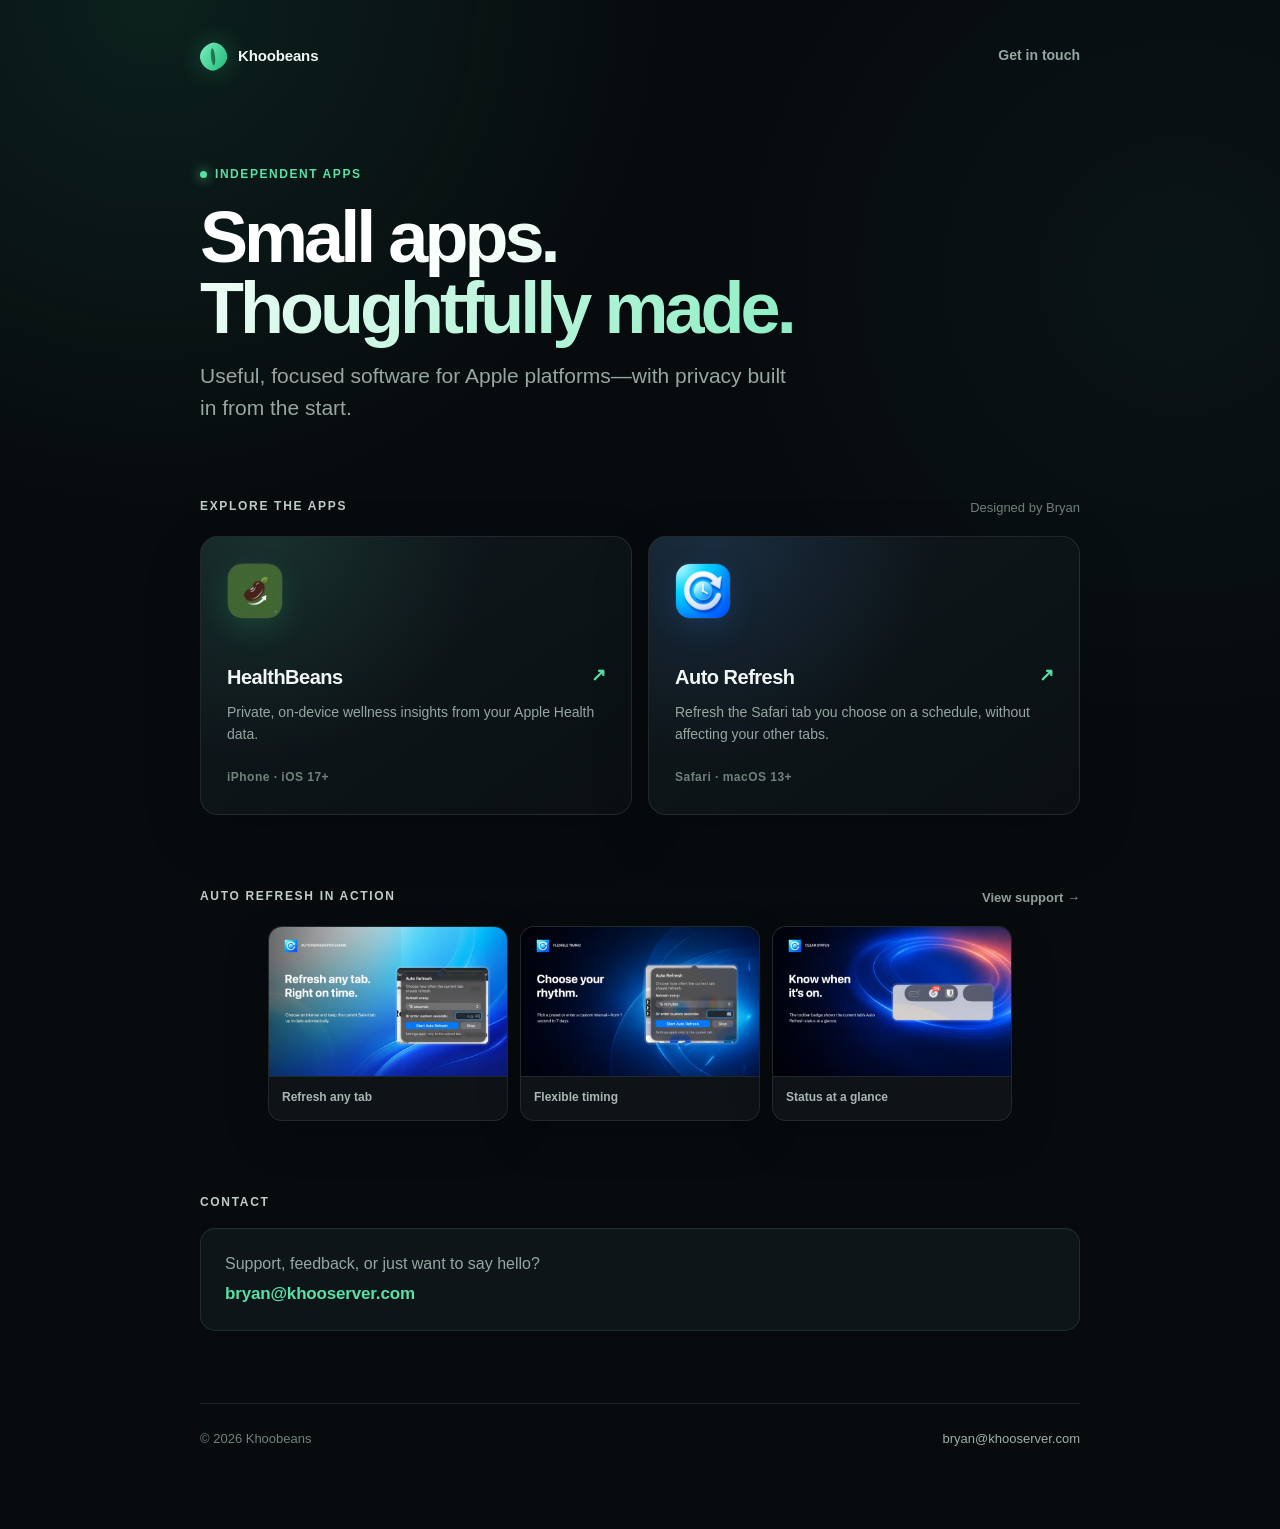
<file: index.html>
<!DOCTYPE html>
<html lang="en">
<head>
  <meta charset="UTF-8">
  <meta name="viewport" content="width=device-width, initial-scale=1">
  <title>Khoobeans</title>
  <meta name="description" content="Thoughtful, privacy-respecting apps for Apple platforms, made by Bryan.">
  <meta name="theme-color" content="#070b0e">
  <link rel="stylesheet" href="style.css?v=20260903-2">
</head>
<body class="home-page">
  <main>
    <header class="topbar">
      <a class="brand" href="./" aria-label="Khoobeans home">
        <span class="brand-mark" aria-hidden="true"></span>
        <span>Khoobeans</span>
      </a>
      <a class="topbar-link" href="mailto:bryan@khooserver.com">Get in touch</a>
    </header>

    <section class="hero">
      <p class="eyebrow">Independent apps</p>
      <h1><span class="wordmark">Small apps.<br>Thoughtfully made.</span></h1>
      <p class="subtitle">Useful, focused software for Apple platforms—with privacy built in from the start.</p>
    </section>

    <section aria-labelledby="apps-heading">
      <div class="section-heading">
        <h2 id="apps-heading">Explore the apps</h2>
        <span class="section-note">Designed by Bryan</span>
      </div>

      <div class="app-grid">
        <a class="card healthbeans" href="healthbeans/">
          <img class="app-icon" src="assets/healthbeans-icon.png" width="56" height="56" alt="" aria-hidden="true">
          <div class="card-title">HealthBeans</div>
          <div class="card-desc">Private, on-device wellness insights from your Apple Health data.</div>
          <div class="card-meta">iPhone · iOS 17+</div>
        </a>

        <a class="card auto-refresh" href="auto-refresh/">
          <img class="app-icon" src="assets/auto-refresh-icon.png" width="56" height="56" alt="" aria-hidden="true">
          <div class="card-title">Auto Refresh</div>
          <div class="card-desc">Refresh the Safari tab you choose on a schedule, without affecting your other tabs.</div>
          <div class="card-meta">Safari · macOS 13+</div>
        </a>
      </div>
    </section>

    <section class="showcase-section" aria-labelledby="showcase-heading">
      <div class="section-heading">
        <h2 id="showcase-heading">Auto Refresh in action</h2>
        <a class="section-link" href="auto-refresh/">View support →</a>
      </div>

      <div class="showcase-grid">
        <figure class="showcase-item">
          <img src="assets/auto-refresh-overview.jpg" width="1440" height="900" loading="lazy" decoding="async" alt="Auto Refresh menu open in Safari with a fifteen-second interval selected">
          <figcaption>Refresh any tab</figcaption>
        </figure>
        <figure class="showcase-item">
          <img src="assets/auto-refresh-timing.jpg" width="1440" height="900" loading="lazy" decoding="async" alt="Auto Refresh menu showing preset and custom interval controls">
          <figcaption>Flexible timing</figcaption>
        </figure>
        <figure class="showcase-item">
          <img src="assets/auto-refresh-status.jpg" width="1440" height="900" loading="lazy" decoding="async" alt="Safari toolbar showing the Auto Refresh active status badge">
          <figcaption>Status at a glance</figcaption>
        </figure>
      </div>
    </section>

    <section class="contact-section" aria-labelledby="contact-heading">
      <h2 id="contact-heading">Contact</h2>
      <div class="contact-block">
        <div class="muted">Support, feedback, or just want to say hello?</div>
        <div class="email"><a href="mailto:bryan@khooserver.com">bryan@khooserver.com</a></div>
      </div>
    </section>

    <footer>
      <div class="row">
        <span>© 2026 Khoobeans</span>
        <span><a href="mailto:bryan@khooserver.com">bryan@khooserver.com</a></span>
      </div>
    </footer>
  </main>
</body>
</html>
</file>
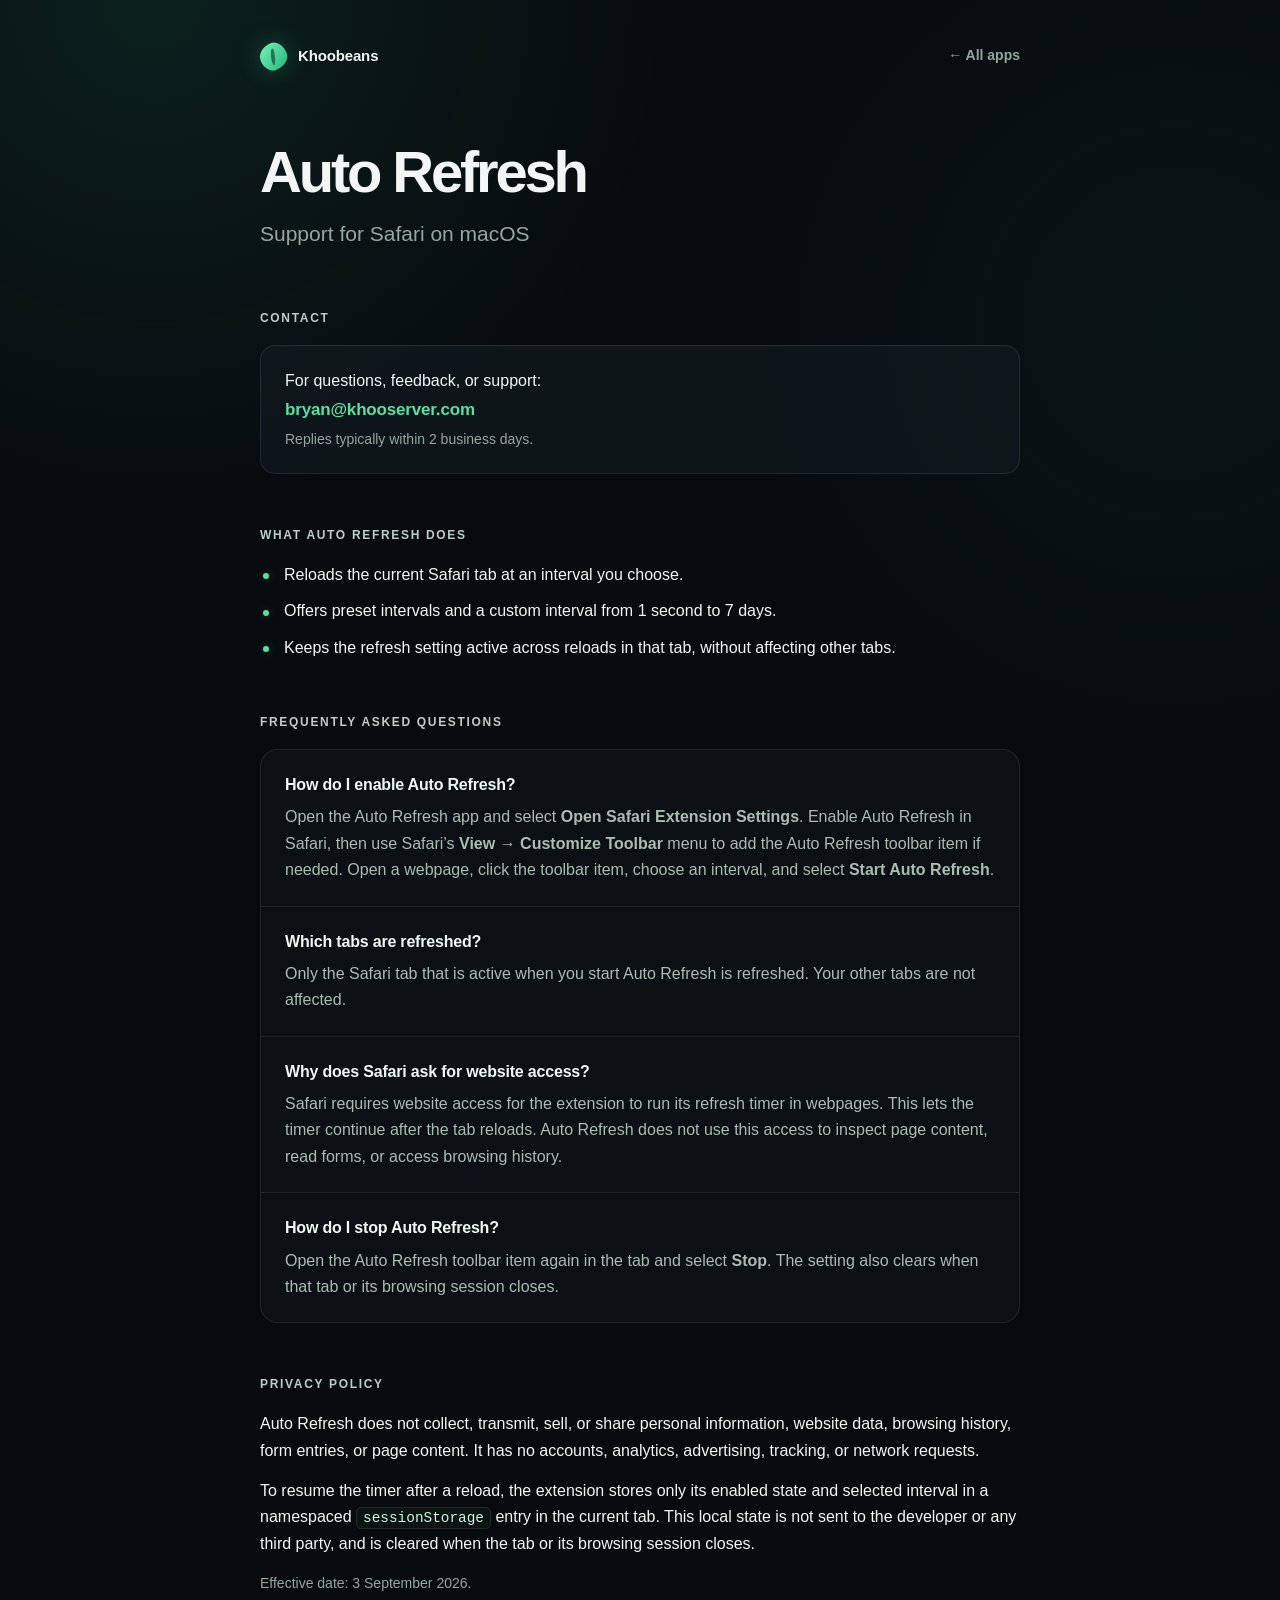
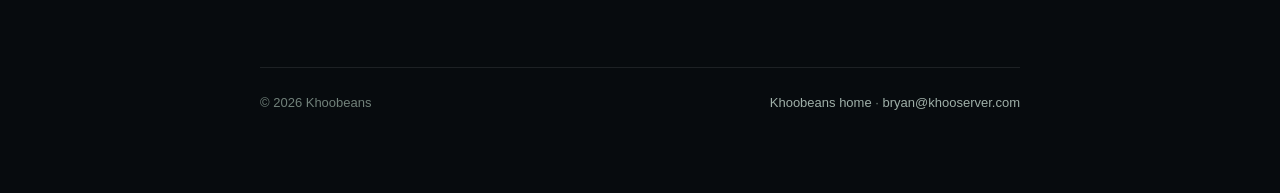
<file: auto-refresh/index.html>
<!DOCTYPE html>
<html lang="en">
<head>
  <meta charset="UTF-8">
  <meta name="viewport" content="width=device-width, initial-scale=1">
  <title>Auto Refresh for Safari — Support</title>
  <meta name="description" content="Support, FAQ, and privacy information for Auto Refresh for Safari — a local, tab-by-tab Safari refresh extension for macOS.">
  <meta name="theme-color" content="#070b0e">
  <link rel="stylesheet" href="../style.css?v=20260903-2">
</head>
<body class="support-page">
  <main>
    <header class="topbar">
      <a class="brand" href="../"><span class="brand-mark" aria-hidden="true"></span><span>Khoobeans</span></a>
      <a class="back-link" href="../">← All apps</a>
    </header>

    <h1><span class="wordmark">Auto Refresh</span></h1>
    <p class="subtitle">Support for Safari on macOS</p>

    <h2>Contact</h2>
    <div class="contact-block">
      <div>For questions, feedback, or support:</div>
      <div class="email"><a href="mailto:bryan@khooserver.com">bryan@khooserver.com</a></div>
      <div class="muted" style="font-size: 14px; margin-top: 4px;">Replies typically within 2 business days.</div>
    </div>

    <h2>What Auto Refresh does</h2>
    <ul>
      <li>Reloads the current Safari tab at an interval you choose.</li>
      <li>Offers preset intervals and a custom interval from 1 second to 7 days.</li>
      <li>Keeps the refresh setting active across reloads in that tab, without affecting other tabs.</li>
    </ul>

    <h2>Frequently asked questions</h2>

    <div class="faq-list">
      <div class="faq-item">
      <div class="faq-q">How do I enable Auto Refresh?</div>
      <p class="faq-a">
        Open the Auto Refresh app and select <strong>Open Safari Extension Settings</strong>. Enable Auto Refresh in
        Safari, then use Safari’s <strong>View → Customize Toolbar</strong> menu to add the Auto Refresh toolbar item
        if needed. Open a webpage, click the toolbar item, choose an interval, and select <strong>Start Auto Refresh</strong>.
      </p>
      </div>

      <div class="faq-item">
      <div class="faq-q">Which tabs are refreshed?</div>
      <p class="faq-a">
        Only the Safari tab that is active when you start Auto Refresh is refreshed. Your other tabs are not affected.
      </p>
      </div>

      <div class="faq-item">
      <div class="faq-q">Why does Safari ask for website access?</div>
      <p class="faq-a">
        Safari requires website access for the extension to run its refresh timer in webpages. This lets the timer
        continue after the tab reloads. Auto Refresh does not use this access to inspect page content, read forms,
        or access browsing history.
      </p>
      </div>

      <div class="faq-item">
      <div class="faq-q">How do I stop Auto Refresh?</div>
      <p class="faq-a">
        Open the Auto Refresh toolbar item again in the tab and select <strong>Stop</strong>. The setting also clears
        when that tab or its browsing session closes.
      </p>
      </div>
    </div>

    <h2>Privacy policy</h2>
    <p>
      Auto Refresh does not collect, transmit, sell, or share personal information, website data, browsing history,
      form entries, or page content. It has no accounts, analytics, advertising, tracking, or network requests.
    </p>
    <p>
      To resume the timer after a reload, the extension stores only its enabled state and selected interval in a
      namespaced <code>sessionStorage</code> entry in the current tab. This local state is not sent to the developer
      or any third party, and is cleared when the tab or its browsing session closes.
    </p>
    <p class="muted" style="font-size: 14px;">Effective date: 3 September 2026.</p>

    <footer>
      <div class="row">
        <span>© 2026 Khoobeans</span>
        <span><a href="../">Khoobeans home</a> · <a href="mailto:bryan@khooserver.com">bryan@khooserver.com</a></span>
      </div>
    </footer>
  </main>
</body>
</html>
</file>
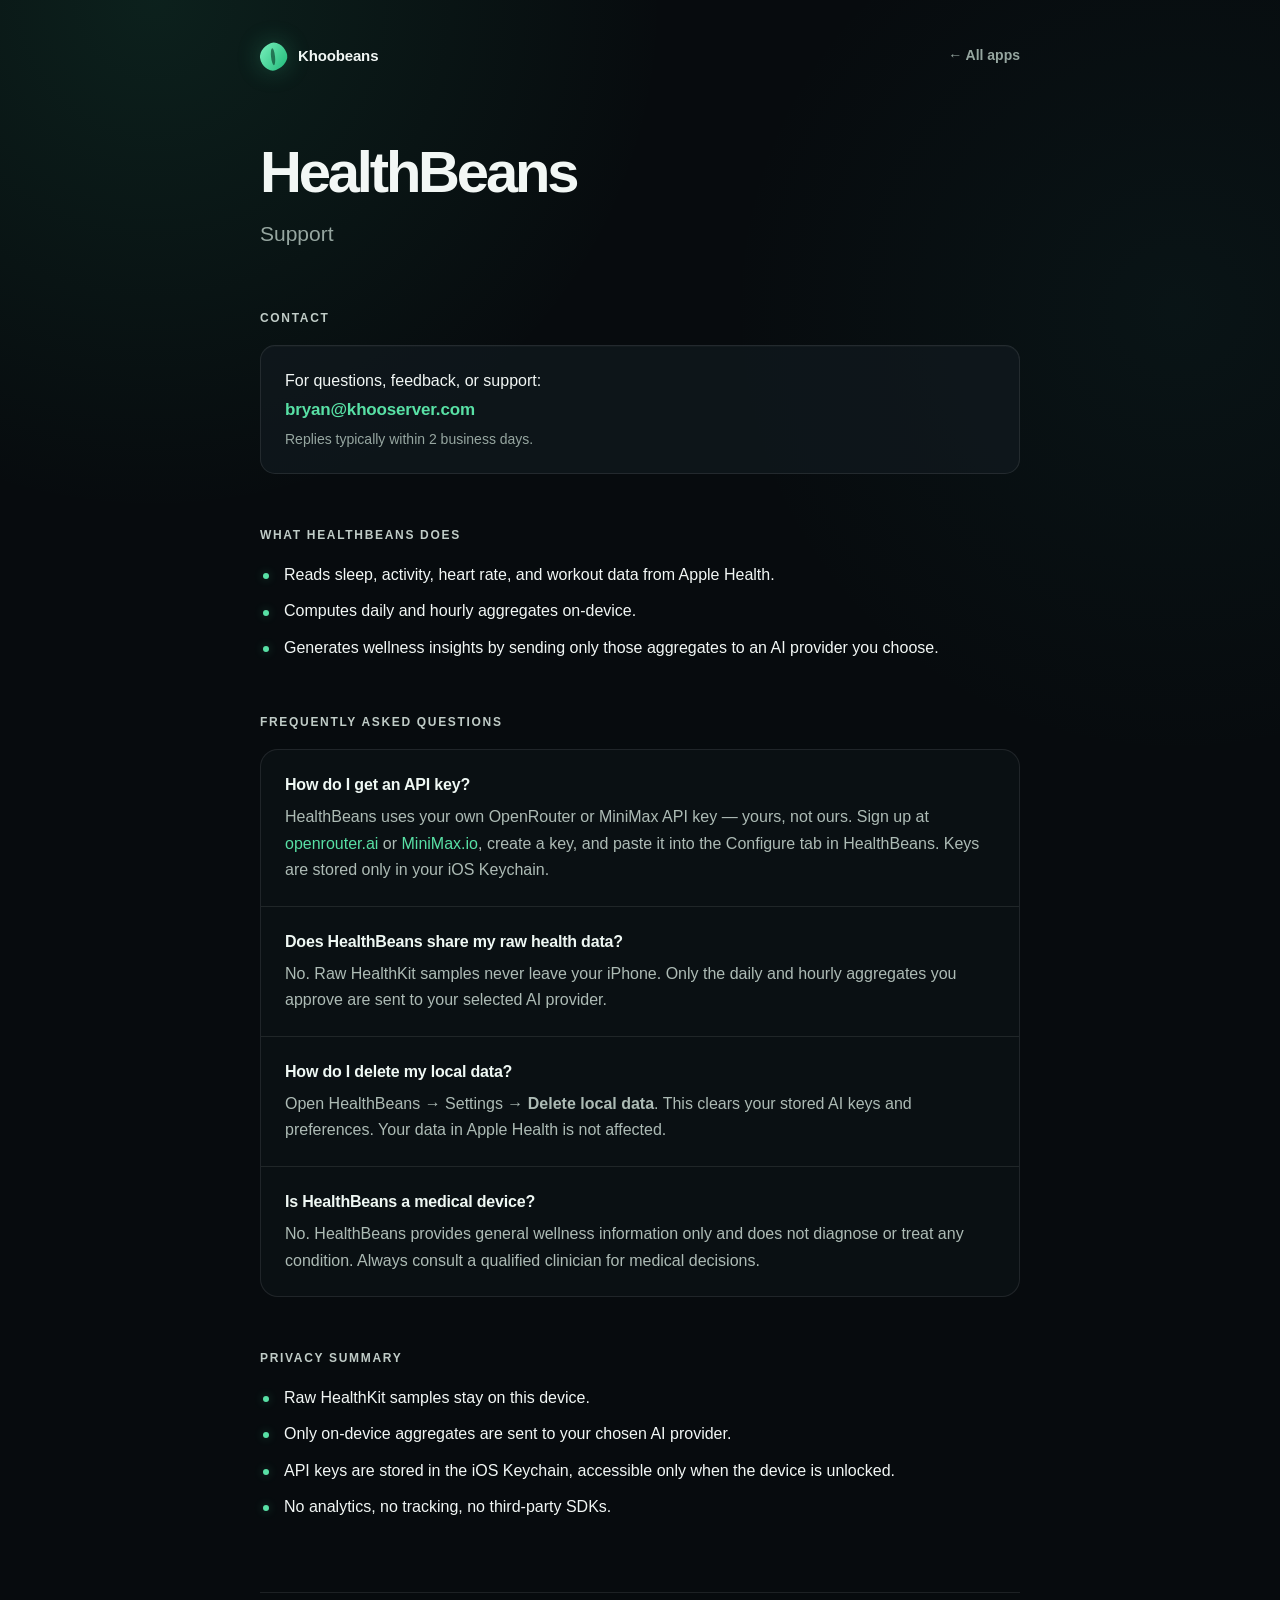
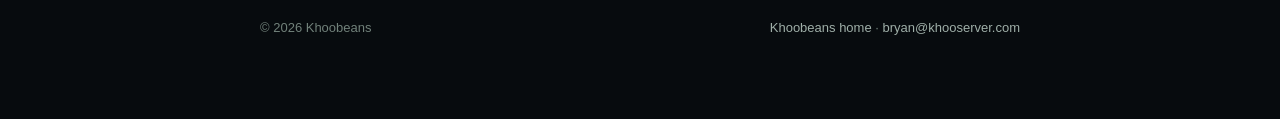
<file: healthbeans/index.html>
<!DOCTYPE html>
<html lang="en">
<head>
  <meta charset="UTF-8">
  <meta name="viewport" content="width=device-width, initial-scale=1">
  <title>HealthBeans — Support</title>
  <meta name="description" content="Support, FAQ, and privacy information for HealthBeans — a privacy-first Apple Health insights app.">
  <meta name="theme-color" content="#070b0e">
  <link rel="stylesheet" href="../style.css?v=20260903-2">
</head>
<body class="support-page">
  <main>
    <header class="topbar">
      <a class="brand" href="../"><span class="brand-mark" aria-hidden="true"></span><span>Khoobeans</span></a>
      <a class="back-link" href="../">← All apps</a>
    </header>

    <h1><span class="wordmark">HealthBeans</span></h1>
    <p class="subtitle">Support</p>

    <h2>Contact</h2>
    <div class="contact-block">
      <div>For questions, feedback, or support:</div>
      <div class="email"><a href="mailto:bryan@khooserver.com">bryan@khooserver.com</a></div>
      <div class="muted" style="font-size: 14px; margin-top: 4px;">Replies typically within 2 business days.</div>
    </div>

    <h2>What HealthBeans does</h2>
    <ul>
      <li>Reads sleep, activity, heart rate, and workout data from Apple Health.</li>
      <li>Computes daily and hourly aggregates on-device.</li>
      <li>Generates wellness insights by sending only those aggregates to an AI provider you choose.</li>
    </ul>

    <h2>Frequently asked questions</h2>

    <div class="faq-list">
      <div class="faq-item">
      <div class="faq-q">How do I get an API key?</div>
      <p class="faq-a">
        HealthBeans uses your own OpenRouter or MiniMax API key — yours, not ours.
        Sign up at <a href="https://openrouter.ai/" target="_blank" rel="noopener noreferrer">openrouter.ai</a>
        or <a href="https://MiniMax.io/" target="_blank" rel="noopener noreferrer">MiniMax.io</a>,
        create a key, and paste it into the Configure tab in HealthBeans. Keys are stored only in your iOS Keychain.
      </p>
      </div>

      <div class="faq-item">
      <div class="faq-q">Does HealthBeans share my raw health data?</div>
      <p class="faq-a">
        No. Raw HealthKit samples never leave your iPhone. Only the daily and hourly aggregates you approve are
        sent to your selected AI provider.
      </p>
      </div>

      <div class="faq-item">
      <div class="faq-q">How do I delete my local data?</div>
      <p class="faq-a">
        Open HealthBeans → Settings → <strong>Delete local data</strong>. This clears your stored AI keys and
        preferences. Your data in Apple Health is not affected.
      </p>
      </div>

      <div class="faq-item">
      <div class="faq-q">Is HealthBeans a medical device?</div>
      <p class="faq-a">
        No. HealthBeans provides general wellness information only and does not diagnose or treat any condition.
        Always consult a qualified clinician for medical decisions.
      </p>
      </div>
    </div>

    <h2>Privacy summary</h2>
    <ul>
      <li>Raw HealthKit samples stay on this device.</li>
      <li>Only on-device aggregates are sent to your chosen AI provider.</li>
      <li>API keys are stored in the iOS Keychain, accessible only when the device is unlocked.</li>
      <li>No analytics, no tracking, no third-party SDKs.</li>
    </ul>

    <footer>
      <div class="row">
        <span>© 2026 Khoobeans</span>
        <span><a href="../">Khoobeans home</a> · <a href="mailto:bryan@khooserver.com">bryan@khooserver.com</a></span>
      </div>
    </footer>
  </main>
</body>
</html>
</file>
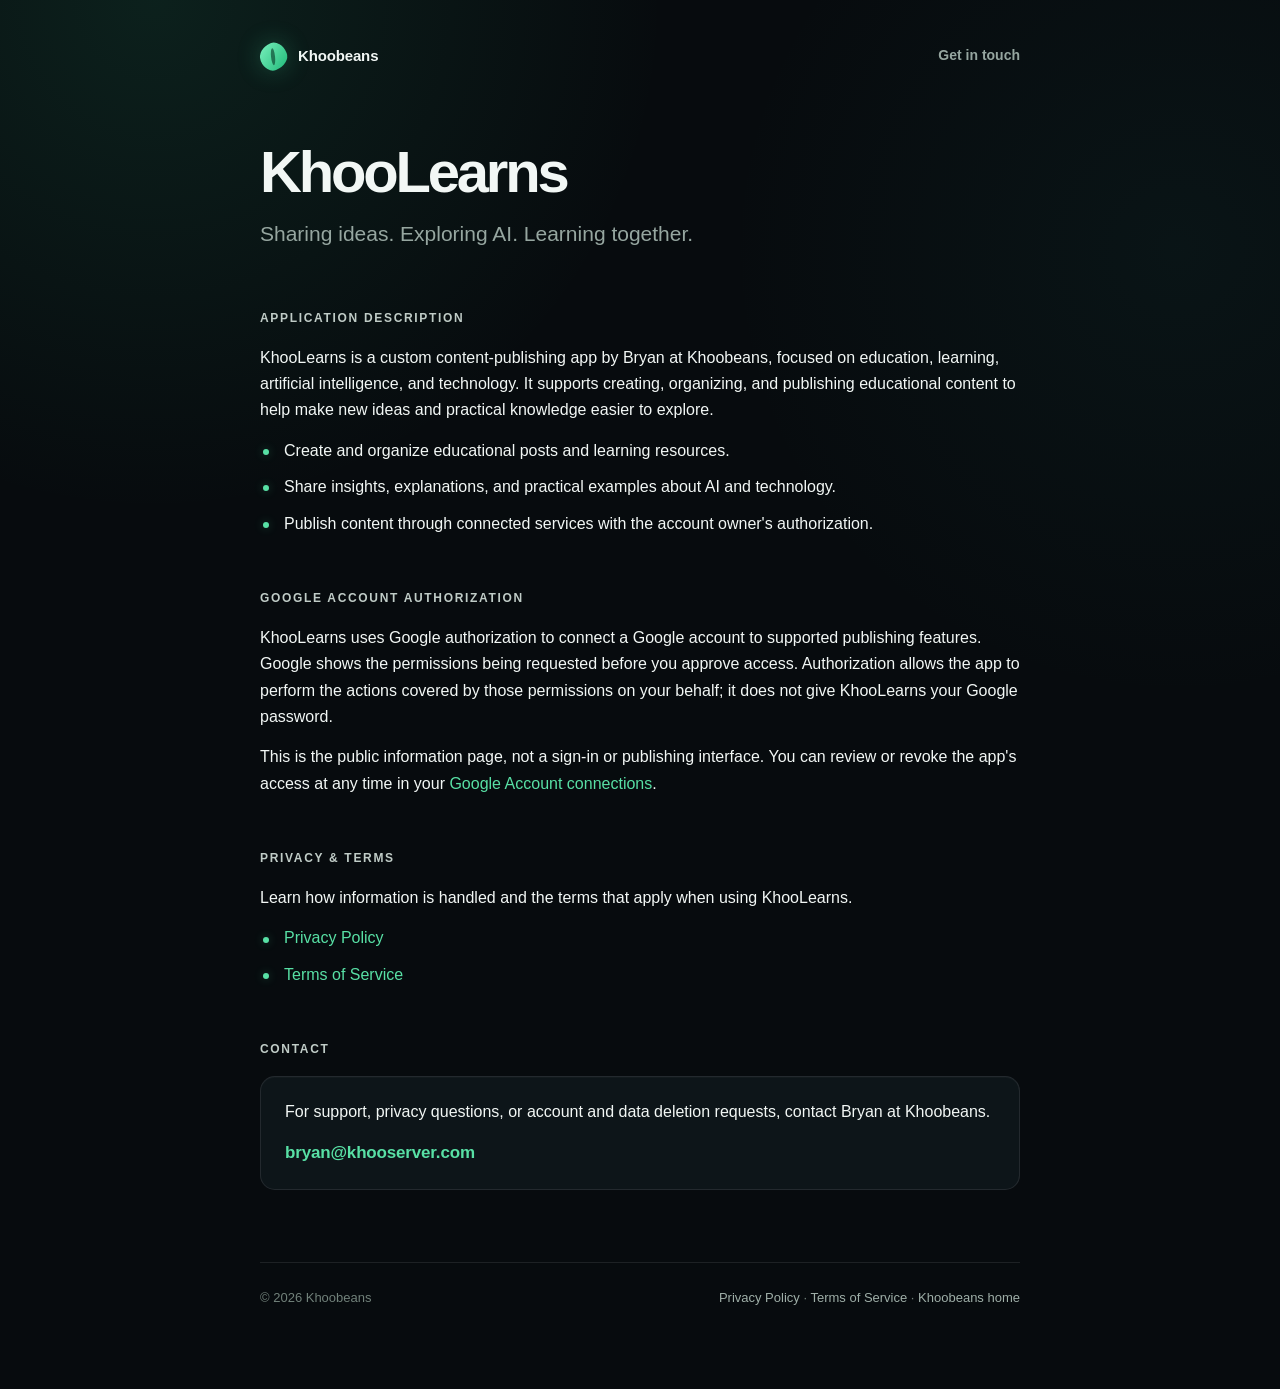
<file: khoolearns/index.html>
<!DOCTYPE html>
<html lang="en">
<head>
  <meta charset="UTF-8">
  <meta name="viewport" content="width=device-width, initial-scale=1">
  <title>KhooLearns — Education, Learning &amp; AI</title>
  <meta name="description" content="KhooLearns is a custom app by Khoobeans for creating and publishing educational content about learning, artificial intelligence, and technology.">
  <meta name="theme-color" content="#070b0e">
  <link rel="canonical" href="https://khoobeans.com/khoolearns/">
  <link rel="stylesheet" href="../style.css?v=20260903-2">
</head>
<body class="support-page">
  <main>
    <header class="topbar">
      <a class="brand" href="../"><span class="brand-mark" aria-hidden="true"></span><span>Khoobeans</span></a>
      <a class="topbar-link" href="mailto:bryan@khooserver.com">Get in touch</a>
    </header>

    <h1><span class="wordmark">KhooLearns</span></h1>
    <p class="subtitle">Sharing ideas. Exploring AI. Learning together.</p>

    <section aria-labelledby="about-heading">
      <h2 id="about-heading">Application description</h2>
      <p>KhooLearns is a custom content-publishing app by Bryan at Khoobeans, focused on education, learning, artificial intelligence, and technology. It supports creating, organizing, and publishing educational content to help make new ideas and practical knowledge easier to explore.</p>
      <ul>
        <li>Create and organize educational posts and learning resources.</li>
        <li>Share insights, explanations, and practical examples about AI and technology.</li>
        <li>Publish content through connected services with the account owner's authorization.</li>
      </ul>
    </section>

    <section aria-labelledby="google-heading">
      <h2 id="google-heading">Google account authorization</h2>
      <p>KhooLearns uses Google authorization to connect a Google account to supported publishing features. Google shows the permissions being requested before you approve access. Authorization allows the app to perform the actions covered by those permissions on your behalf; it does not give KhooLearns your Google password.</p>
      <p>This is the public information page, not a sign-in or publishing interface. You can review or revoke the app's access at any time in your <a href="https://myaccount.google.com/connections">Google Account connections</a>.</p>
    </section>

    <section aria-labelledby="policies-heading">
      <h2 id="policies-heading">Privacy &amp; terms</h2>
      <p>Learn how information is handled and the terms that apply when using KhooLearns.</p>
      <ul>
        <li><a href="privacy/">Privacy Policy</a></li>
        <li><a href="terms/">Terms of Service</a></li>
      </ul>
    </section>

    <section aria-labelledby="contact-heading">
      <h2 id="contact-heading">Contact</h2>
      <div class="contact-block">
        <p>For support, privacy questions, or account and data deletion requests, contact Bryan at Khoobeans.</p>
        <div class="email"><a href="mailto:bryan@khooserver.com">bryan@khooserver.com</a></div>
      </div>
    </section>

    <footer>
      <div class="row">
        <span>© 2026 Khoobeans</span>
        <span><a href="privacy/">Privacy Policy</a> · <a href="terms/">Terms of Service</a> · <a href="../">Khoobeans home</a></span>
      </div>
    </footer>
  </main>
</body>
</html>
</file>
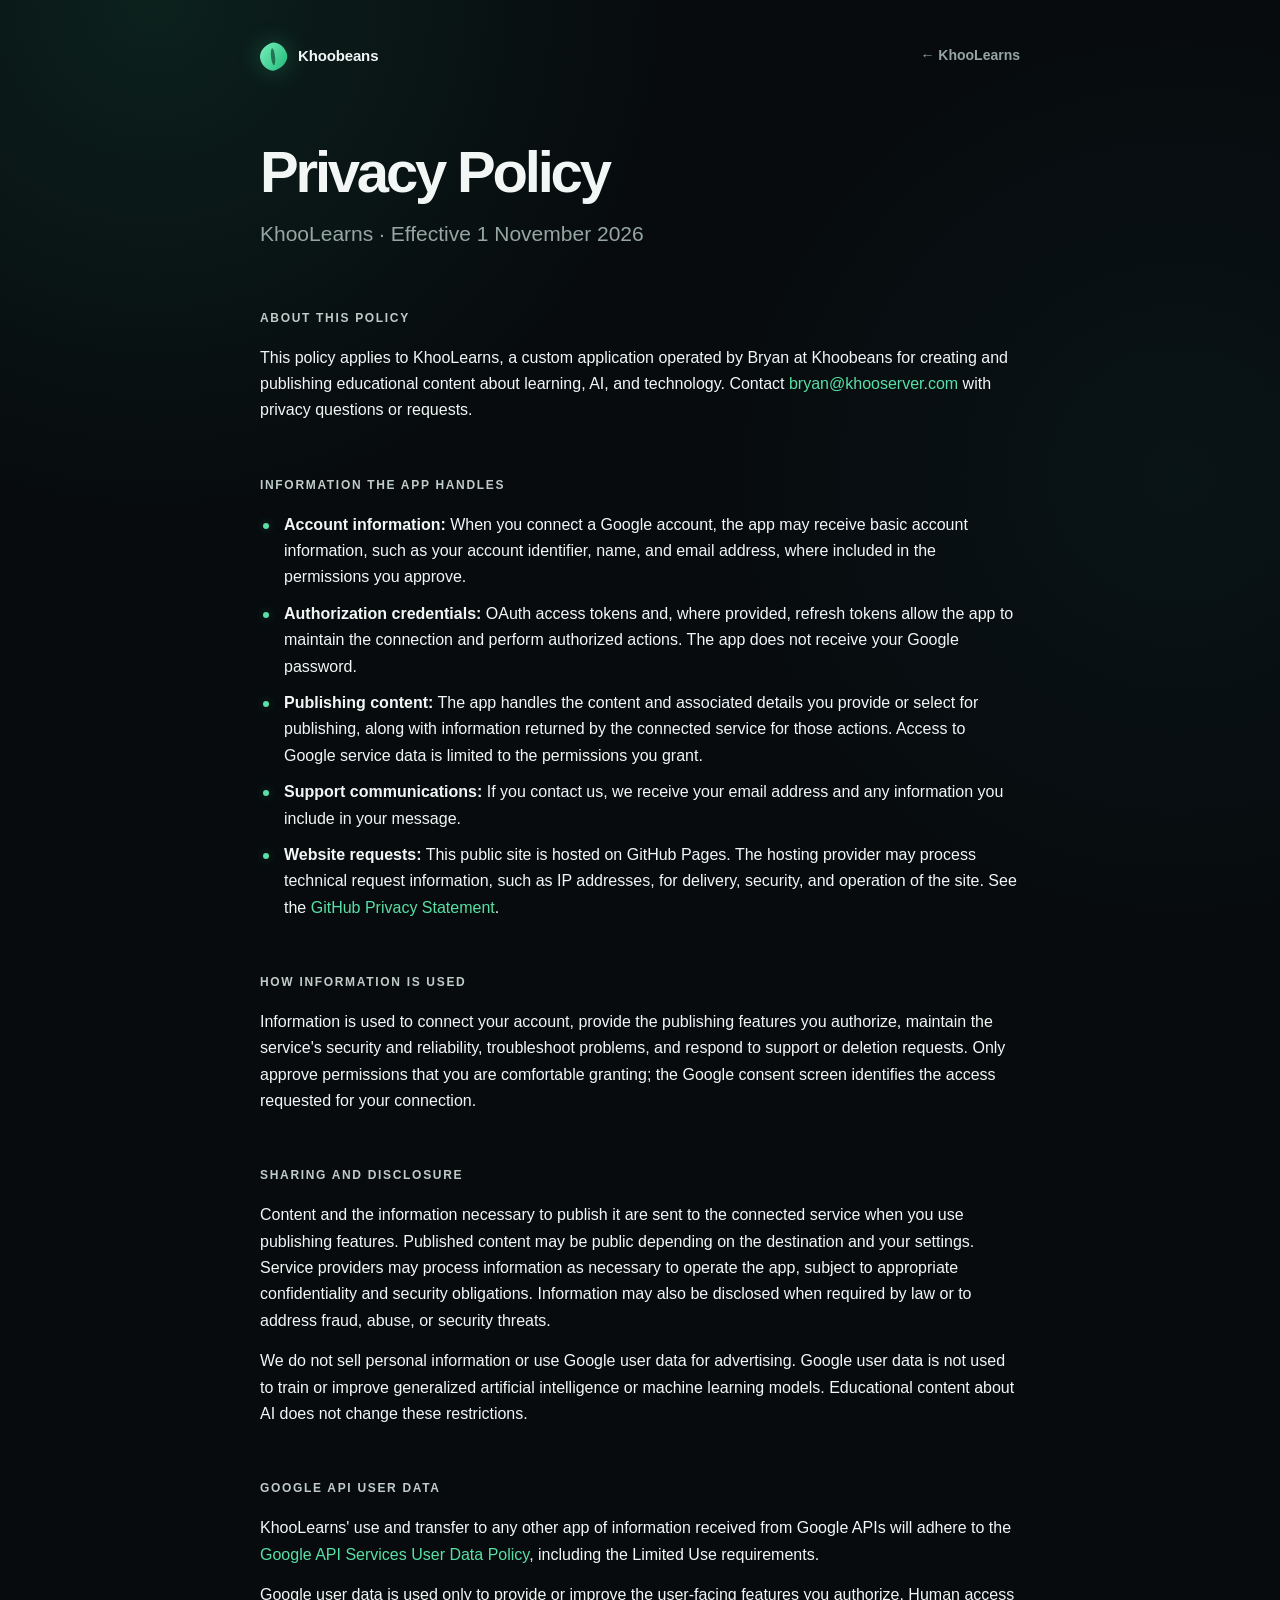
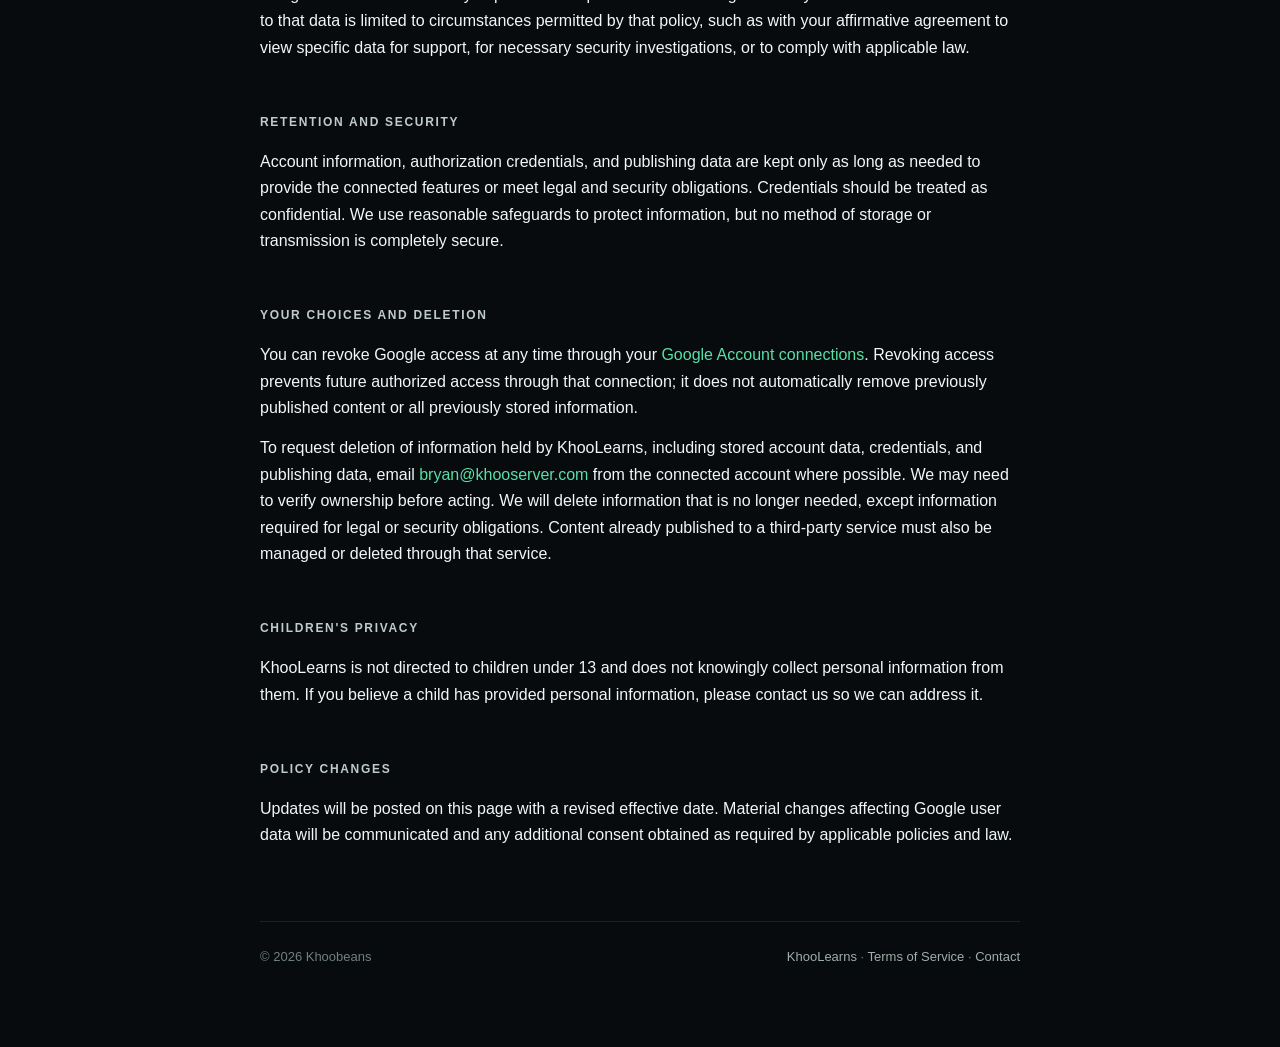
<file: khoolearns/privacy/index.html>
<!DOCTYPE html>
<html lang="en">
<head>
  <meta charset="UTF-8">
  <meta name="viewport" content="width=device-width, initial-scale=1">
  <title>KhooLearns — Privacy Policy</title>
  <meta name="description" content="How KhooLearns handles personal information, Google account authorization, publishing content, and data deletion requests.">
  <meta name="theme-color" content="#070b0e">
  <link rel="canonical" href="https://khoobeans.com/khoolearns/privacy/">
  <link rel="stylesheet" href="../../style.css?v=20260903-2">
</head>
<body class="support-page">
  <main>
    <header class="topbar">
      <a class="brand" href="../../"><span class="brand-mark" aria-hidden="true"></span><span>Khoobeans</span></a>
      <a class="back-link" href="../">← KhooLearns</a>
    </header>

    <h1><span class="wordmark">Privacy Policy</span></h1>
    <p class="subtitle">KhooLearns · Effective 1 November 2026</p>

    <h2>About this policy</h2>
    <p>This policy applies to KhooLearns, a custom application operated by Bryan at Khoobeans for creating and publishing educational content about learning, AI, and technology. Contact <a href="mailto:bryan@khooserver.com">bryan@khooserver.com</a> with privacy questions or requests.</p>

    <h2>Information the app handles</h2>
    <ul>
      <li><strong>Account information:</strong> When you connect a Google account, the app may receive basic account information, such as your account identifier, name, and email address, where included in the permissions you approve.</li>
      <li><strong>Authorization credentials:</strong> OAuth access tokens and, where provided, refresh tokens allow the app to maintain the connection and perform authorized actions. The app does not receive your Google password.</li>
      <li><strong>Publishing content:</strong> The app handles the content and associated details you provide or select for publishing, along with information returned by the connected service for those actions. Access to Google service data is limited to the permissions you grant.</li>
      <li><strong>Support communications:</strong> If you contact us, we receive your email address and any information you include in your message.</li>
      <li><strong>Website requests:</strong> This public site is hosted on GitHub Pages. The hosting provider may process technical request information, such as IP addresses, for delivery, security, and operation of the site. See the <a href="https://docs.github.com/en/site-policy/privacy-policies/github-general-privacy-statement">GitHub Privacy Statement</a>.</li>
    </ul>

    <h2>How information is used</h2>
    <p>Information is used to connect your account, provide the publishing features you authorize, maintain the service's security and reliability, troubleshoot problems, and respond to support or deletion requests. Only approve permissions that you are comfortable granting; the Google consent screen identifies the access requested for your connection.</p>

    <h2>Sharing and disclosure</h2>
    <p>Content and the information necessary to publish it are sent to the connected service when you use publishing features. Published content may be public depending on the destination and your settings. Service providers may process information as necessary to operate the app, subject to appropriate confidentiality and security obligations. Information may also be disclosed when required by law or to address fraud, abuse, or security threats.</p>
    <p>We do not sell personal information or use Google user data for advertising. Google user data is not used to train or improve generalized artificial intelligence or machine learning models. Educational content about AI does not change these restrictions.</p>

    <h2>Google API user data</h2>
    <p>KhooLearns' use and transfer to any other app of information received from Google APIs will adhere to the <a href="https://developers.google.com/terms/api-services-user-data-policy">Google API Services User Data Policy</a>, including the Limited Use requirements.</p>
    <p>Google user data is used only to provide or improve the user-facing features you authorize. Human access to that data is limited to circumstances permitted by that policy, such as with your affirmative agreement to view specific data for support, for necessary security investigations, or to comply with applicable law.</p>

    <h2>Retention and security</h2>
    <p>Account information, authorization credentials, and publishing data are kept only as long as needed to provide the connected features or meet legal and security obligations. Credentials should be treated as confidential. We use reasonable safeguards to protect information, but no method of storage or transmission is completely secure.</p>

    <h2>Your choices and deletion</h2>
    <p>You can revoke Google access at any time through your <a href="https://myaccount.google.com/connections">Google Account connections</a>. Revoking access prevents future authorized access through that connection; it does not automatically remove previously published content or all previously stored information.</p>
    <p>To request deletion of information held by KhooLearns, including stored account data, credentials, and publishing data, email <a href="mailto:bryan@khooserver.com">bryan@khooserver.com</a> from the connected account where possible. We may need to verify ownership before acting. We will delete information that is no longer needed, except information required for legal or security obligations. Content already published to a third-party service must also be managed or deleted through that service.</p>

    <h2>Children's privacy</h2>
    <p>KhooLearns is not directed to children under 13 and does not knowingly collect personal information from them. If you believe a child has provided personal information, please contact us so we can address it.</p>

    <h2>Policy changes</h2>
    <p>Updates will be posted on this page with a revised effective date. Material changes affecting Google user data will be communicated and any additional consent obtained as required by applicable policies and law.</p>

    <footer>
      <div class="row">
        <span>© 2026 Khoobeans</span>
        <span><a href="../">KhooLearns</a> · <a href="../terms/">Terms of Service</a> · <a href="mailto:bryan@khooserver.com">Contact</a></span>
      </div>
    </footer>
  </main>
</body>
</html>
</file>
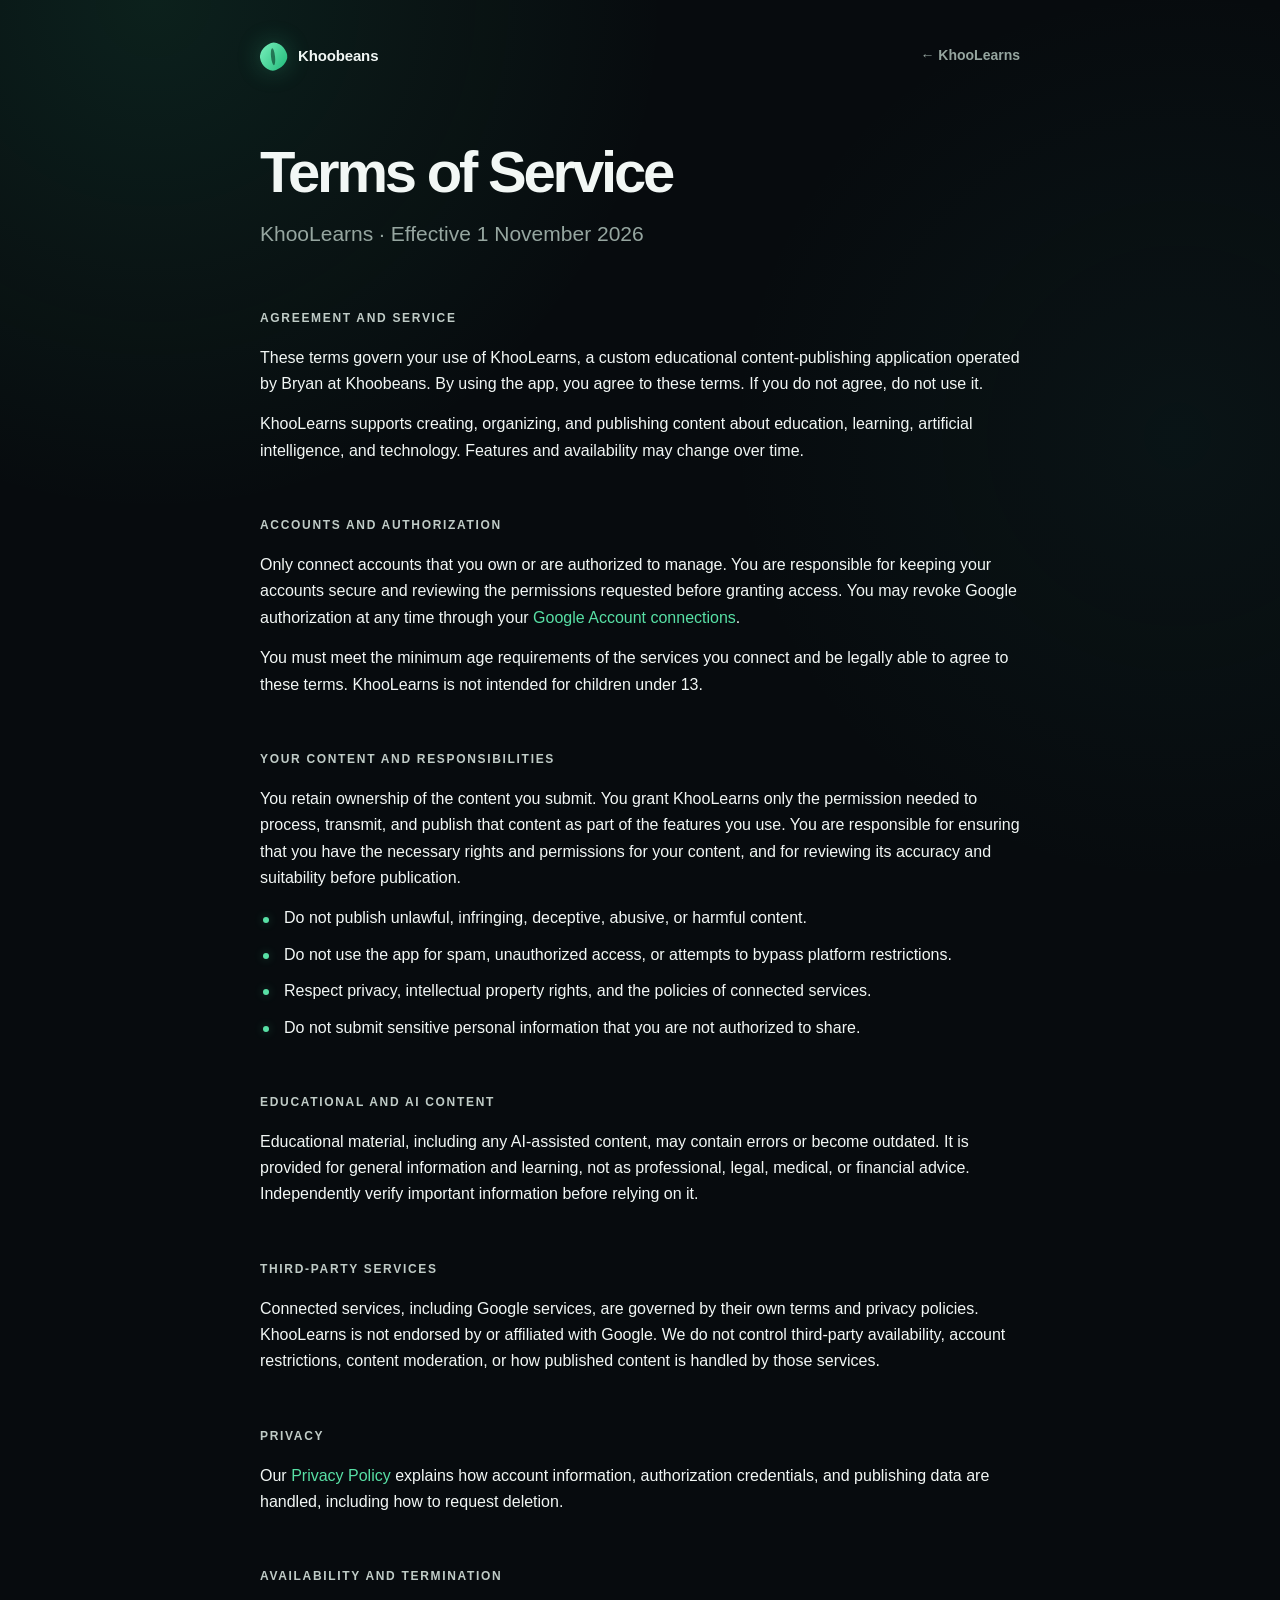
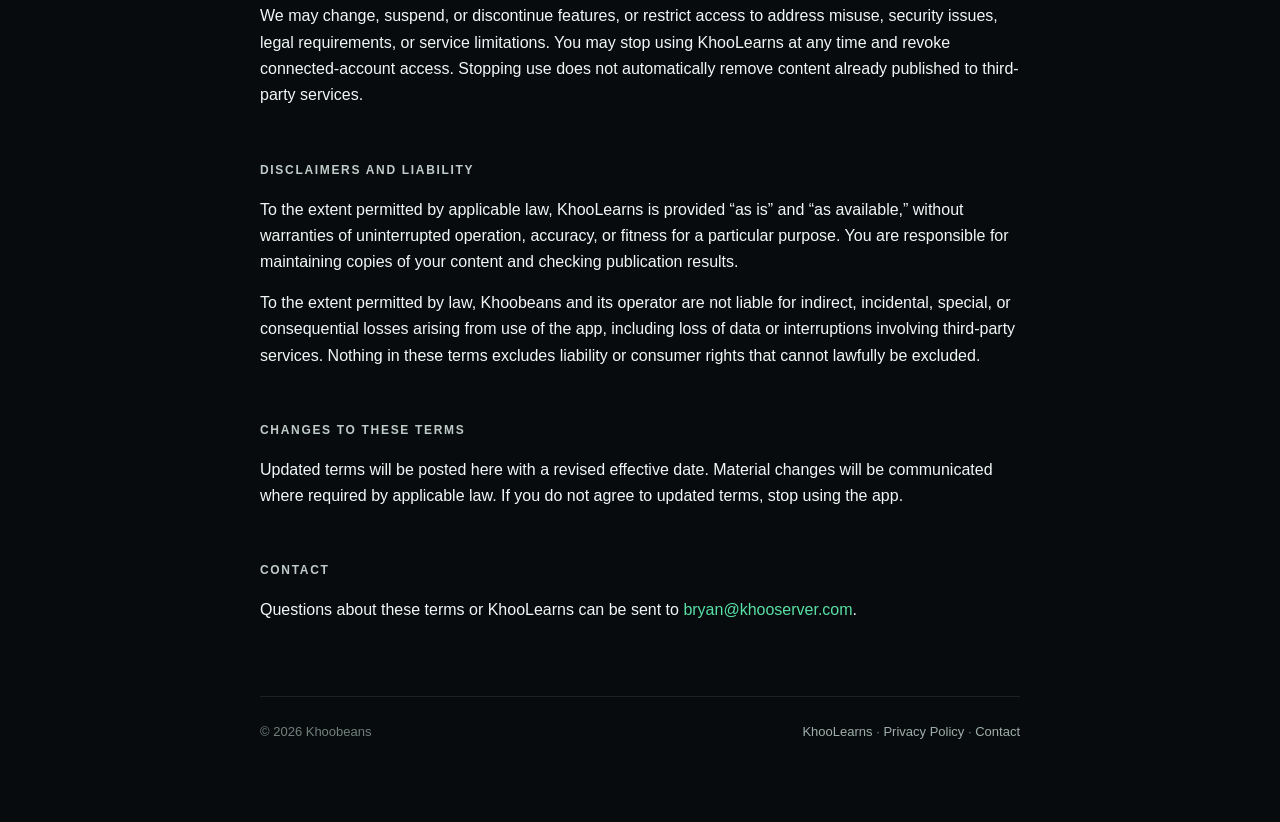
<file: khoolearns/terms/index.html>
<!DOCTYPE html>
<html lang="en">
<head>
  <meta charset="UTF-8">
  <meta name="viewport" content="width=device-width, initial-scale=1">
  <title>KhooLearns — Terms of Service</title>
  <meta name="description" content="Terms of Service for KhooLearns, an educational content-publishing app by Khoobeans.">
  <meta name="theme-color" content="#070b0e">
  <link rel="canonical" href="https://khoobeans.com/khoolearns/terms/">
  <link rel="stylesheet" href="../../style.css?v=20260903-2">
</head>
<body class="support-page">
  <main>
    <header class="topbar">
      <a class="brand" href="../../"><span class="brand-mark" aria-hidden="true"></span><span>Khoobeans</span></a>
      <a class="back-link" href="../">← KhooLearns</a>
    </header>

    <h1><span class="wordmark">Terms of Service</span></h1>
    <p class="subtitle">KhooLearns · Effective 1 November 2026</p>

    <h2>Agreement and service</h2>
    <p>These terms govern your use of KhooLearns, a custom educational content-publishing application operated by Bryan at Khoobeans. By using the app, you agree to these terms. If you do not agree, do not use it.</p>
    <p>KhooLearns supports creating, organizing, and publishing content about education, learning, artificial intelligence, and technology. Features and availability may change over time.</p>

    <h2>Accounts and authorization</h2>
    <p>Only connect accounts that you own or are authorized to manage. You are responsible for keeping your accounts secure and reviewing the permissions requested before granting access. You may revoke Google authorization at any time through your <a href="https://myaccount.google.com/connections">Google Account connections</a>.</p>
    <p>You must meet the minimum age requirements of the services you connect and be legally able to agree to these terms. KhooLearns is not intended for children under 13.</p>

    <h2>Your content and responsibilities</h2>
    <p>You retain ownership of the content you submit. You grant KhooLearns only the permission needed to process, transmit, and publish that content as part of the features you use. You are responsible for ensuring that you have the necessary rights and permissions for your content, and for reviewing its accuracy and suitability before publication.</p>
    <ul>
      <li>Do not publish unlawful, infringing, deceptive, abusive, or harmful content.</li>
      <li>Do not use the app for spam, unauthorized access, or attempts to bypass platform restrictions.</li>
      <li>Respect privacy, intellectual property rights, and the policies of connected services.</li>
      <li>Do not submit sensitive personal information that you are not authorized to share.</li>
    </ul>

    <h2>Educational and AI content</h2>
    <p>Educational material, including any AI-assisted content, may contain errors or become outdated. It is provided for general information and learning, not as professional, legal, medical, or financial advice. Independently verify important information before relying on it.</p>

    <h2>Third-party services</h2>
    <p>Connected services, including Google services, are governed by their own terms and privacy policies. KhooLearns is not endorsed by or affiliated with Google. We do not control third-party availability, account restrictions, content moderation, or how published content is handled by those services.</p>

    <h2>Privacy</h2>
    <p>Our <a href="../privacy/">Privacy Policy</a> explains how account information, authorization credentials, and publishing data are handled, including how to request deletion.</p>

    <h2>Availability and termination</h2>
    <p>We may change, suspend, or discontinue features, or restrict access to address misuse, security issues, legal requirements, or service limitations. You may stop using KhooLearns at any time and revoke connected-account access. Stopping use does not automatically remove content already published to third-party services.</p>

    <h2>Disclaimers and liability</h2>
    <p>To the extent permitted by applicable law, KhooLearns is provided “as is” and “as available,” without warranties of uninterrupted operation, accuracy, or fitness for a particular purpose. You are responsible for maintaining copies of your content and checking publication results.</p>
    <p>To the extent permitted by law, Khoobeans and its operator are not liable for indirect, incidental, special, or consequential losses arising from use of the app, including loss of data or interruptions involving third-party services. Nothing in these terms excludes liability or consumer rights that cannot lawfully be excluded.</p>

    <h2>Changes to these terms</h2>
    <p>Updated terms will be posted here with a revised effective date. Material changes will be communicated where required by applicable law. If you do not agree to updated terms, stop using the app.</p>

    <h2>Contact</h2>
    <p>Questions about these terms or KhooLearns can be sent to <a href="mailto:bryan@khooserver.com">bryan@khooserver.com</a>.</p>

    <footer>
      <div class="row">
        <span>© 2026 Khoobeans</span>
        <span><a href="../">KhooLearns</a> · <a href="../privacy/">Privacy Policy</a> · <a href="mailto:bryan@khooserver.com">Contact</a></span>
      </div>
    </footer>
  </main>
</body>
</html>
</file>
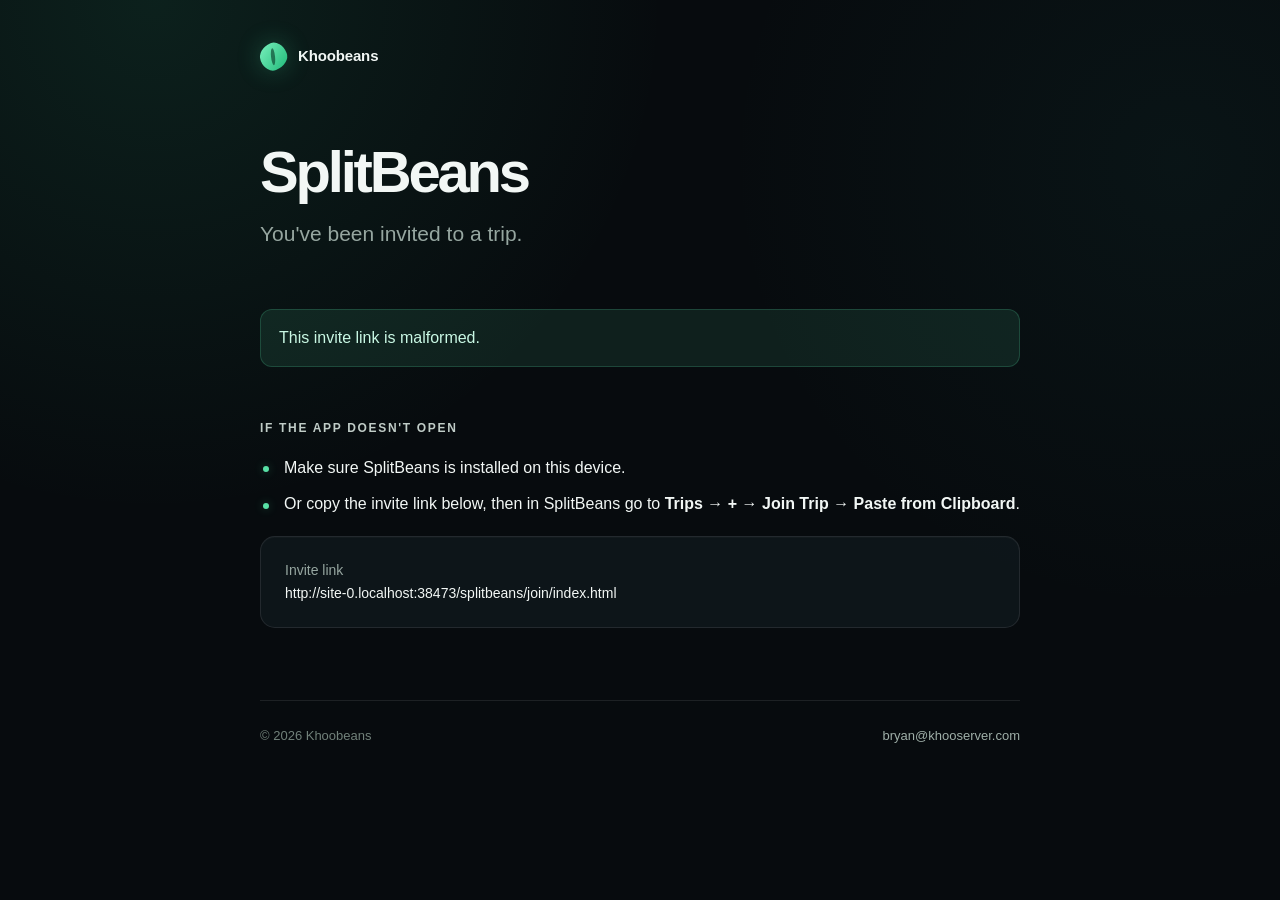
<file: splitbeans/join/index.html>
<!DOCTYPE html>
<html lang="en">
<head>
  <meta charset="UTF-8">
  <meta name="viewport" content="width=device-width, initial-scale=1">
  <title>Join a SplitBeans trip</title>
  <meta name="description" content="Open this SplitBeans trip invite in the app.">
  <meta name="theme-color" content="#070b0e">
  <link rel="stylesheet" href="../../style.css?v=20260903-2">
</head>
<body class="support-page">
  <main>
    <header class="topbar">
      <a class="brand" href="../../"><span class="brand-mark" aria-hidden="true"></span><span>Khoobeans</span></a>
    </header>
    <h1><span class="wordmark">SplitBeans</span></h1>
    <p class="subtitle">You've been invited to a trip.</p>

    <p id="status">Opening SplitBeans…</p>

    <h2>If the app doesn't open</h2>
    <ul>
      <li>Make sure SplitBeans is installed on this device.</li>
      <li>Or copy the invite link below, then in SplitBeans go to
        <strong>Trips → + → Join Trip → Paste from Clipboard</strong>.</li>
    </ul>

    <div class="contact-block">
      <div class="muted" style="font-size: 14px;">Invite link</div>
      <div id="invite-url" style="word-break: break-all; font-size: 14px;"></div>
    </div>

    <footer>
      <div class="row">
        <span>© 2026 Khoobeans</span>
        <span><a href="mailto:bryan@khooserver.com">bryan@khooserver.com</a></span>
      </div>
    </footer>
  </main>

  <script>
    // Deep-link into the app via the custom scheme. When the universal-link
    // association is picked up by iOS this page is bypassed entirely; it only
    // shows for people without the app (or before the AASA propagates).
    var query = window.location.search;
    document.getElementById("invite-url").textContent = window.location.href;
    if (query.indexOf("trip=") !== -1 && query.indexOf("token=") !== -1) {
      window.location.href = "splitbeans://join" + query;
    } else {
      document.getElementById("status").textContent = "This invite link is malformed.";
    }
  </script>
</body>
</html>
</file>
<file: style.css>
:root {
  color-scheme: dark;
  --bg: #070b0e;
  --surface: #0d1317;
  --surface-raised: #111a1f;
  --text: #f2f7f5;
  --muted: #96a6a0;
  --border: rgba(255, 255, 255, 0.09);
  --accent: #58e0a5;
  --accent-soft: rgba(88, 224, 165, 0.1);
  --maxw: 880px;
  --radius: 18px;
}

* { box-sizing: border-box; }

img {
  max-width: 100%;
  height: auto;
}

html {
  min-height: 100%;
  background: var(--bg);
  scroll-behavior: smooth;
}

body {
  min-height: 100vh;
  margin: 0;
  color: var(--text);
  background:
    radial-gradient(circle at 12% 0%, rgba(48, 188, 133, 0.12), transparent 32rem),
    radial-gradient(circle at 92% 18%, rgba(36, 128, 118, 0.08), transparent 28rem),
    var(--bg);
  font-family: Inter, ui-sans-serif, -apple-system, BlinkMacSystemFont, "Segoe UI", sans-serif;
  font-size: 16px;
  line-height: 1.65;
  -webkit-font-smoothing: antialiased;
  text-rendering: optimizeLegibility;
}

body::before {
  position: fixed;
  inset: 0;
  z-index: -1;
  pointer-events: none;
  content: "";
  opacity: 0.24;
  background-image: linear-gradient(rgba(255,255,255,0.018) 1px, transparent 1px), linear-gradient(90deg, rgba(255,255,255,0.018) 1px, transparent 1px);
  background-size: 48px 48px;
  -webkit-mask-image: linear-gradient(to bottom, black, transparent 75%);
  mask-image: linear-gradient(to bottom, black, transparent 75%);
}

main {
  width: min(100% - 40px, var(--maxw));
  margin: 0 auto;
  padding: 32px 0 80px;
}

a {
  color: var(--accent);
  text-decoration: none;
  text-underline-offset: 3px;
}

a:hover { text-decoration: underline; }

a:focus-visible {
  outline: 3px solid rgba(88, 224, 165, 0.45);
  outline-offset: 4px;
  border-radius: 6px;
}

.topbar {
  display: flex;
  align-items: center;
  justify-content: space-between;
  min-height: 48px;
  margin-bottom: 80px;
}

.brand {
  display: inline-flex;
  gap: 11px;
  align-items: center;
  color: var(--text);
  font-size: 15px;
  font-weight: 700;
  letter-spacing: -0.01em;
}

.brand:hover { text-decoration: none; }

.brand-mark {
  position: relative;
  width: 27px;
  height: 27px;
  border-radius: 58% 42% 60% 40% / 48% 56% 44% 52%;
  background: linear-gradient(145deg, #79f0bd, #21b979);
  box-shadow: 0 0 24px rgba(65, 220, 157, 0.28);
  transform: rotate(-22deg);
}

.brand-mark::after {
  position: absolute;
  inset: 5px 12px 5px 11px;
  border-radius: 50%;
  background: rgba(5, 51, 35, 0.6);
  content: "";
  transform: rotate(16deg);
}

.topbar-link {
  color: var(--muted);
  font-size: 14px;
  font-weight: 600;
}

.hero {
  max-width: 720px;
  margin-bottom: 72px;
}

.eyebrow {
  display: inline-flex;
  gap: 8px;
  align-items: center;
  margin: 0 0 18px;
  color: var(--accent);
  font-size: 12px;
  font-weight: 750;
  letter-spacing: 0.13em;
  text-transform: uppercase;
}

.eyebrow::before {
  width: 7px;
  height: 7px;
  border-radius: 50%;
  background: var(--accent);
  box-shadow: 0 0 12px var(--accent);
  content: "";
}

h1 {
  margin: 0 0 16px;
  font-size: clamp(42px, 8vw, 72px);
  font-weight: 760;
  letter-spacing: -0.055em;
  line-height: 0.98;
}

h1 .wordmark { color: var(--text); }

.hero h1 .wordmark {
  background: linear-gradient(120deg, #ffffff 24%, #8deec4 100%);
  background-clip: text;
  -webkit-background-clip: text;
  -webkit-text-fill-color: transparent;
}

.subtitle {
  max-width: 600px;
  margin: 0;
  color: var(--muted);
  font-size: clamp(18px, 2.7vw, 21px);
  line-height: 1.55;
}

h2 {
  margin: 48px 0 16px;
  color: #c0ccc7;
  font-size: 12px;
  font-weight: 750;
  letter-spacing: 0.14em;
  text-transform: uppercase;
}

p { margin: 0 0 14px; }

.section-heading {
  display: flex;
  align-items: center;
  justify-content: space-between;
  margin: 0 0 18px;
}

.section-heading h2 { margin: 0; }

.section-note {
  color: #6f8079;
  font-size: 13px;
}

.section-link {
  color: #8fa099;
  font-size: 13px;
  font-weight: 600;
}

.app-grid {
  display: grid;
  grid-template-columns: repeat(2, minmax(0, 1fr));
  gap: 16px;
}

.card {
  position: relative;
  display: flex;
  min-height: 245px;
  flex-direction: column;
  overflow: hidden;
  padding: 26px;
  border: 1px solid var(--border);
  border-radius: var(--radius);
  color: inherit;
  background: linear-gradient(145deg, rgba(17, 26, 31, 0.96), rgba(10, 16, 19, 0.96));
  box-shadow: 0 20px 60px rgba(0, 0, 0, 0.16);
  transition: transform 180ms ease, border-color 180ms ease, box-shadow 180ms ease;
}

.card::before {
  position: absolute;
  inset: 0;
  pointer-events: none;
  background: radial-gradient(circle at 15% 0%, var(--card-glow, rgba(88, 224, 165, 0.12)), transparent 48%);
  content: "";
}

.card:hover {
  border-color: rgba(88, 224, 165, 0.42);
  box-shadow: 0 24px 70px rgba(0, 0, 0, 0.3), 0 0 0 1px rgba(88, 224, 165, 0.05);
  text-decoration: none;
  transform: translateY(-4px);
}

.card.auto-refresh { --card-glow: rgba(74, 144, 226, 0.17); }

.app-icon {
  position: relative;
  display: block;
  width: 56px;
  height: 56px;
  margin-bottom: 42px;
  border: 1px solid rgba(255, 255, 255, 0.09);
  border-radius: 15px;
  box-shadow: 0 10px 28px rgba(42, 193, 132, 0.18);
  object-fit: cover;
}

.auto-refresh .app-icon {
  box-shadow: 0 10px 28px rgba(36, 101, 189, 0.22);
}

.card-title {
  position: relative;
  margin-bottom: 7px;
  padding-right: 32px;
  font-size: 20px;
  font-weight: 700;
  letter-spacing: -0.025em;
}

.card-title::after {
  position: absolute;
  right: 0;
  color: var(--accent);
  content: "\2197";
  font-size: 18px;
  transition: transform 180ms ease;
}

.card:hover .card-title::after { transform: translate(2px, -2px); }

.card-desc {
  position: relative;
  color: var(--muted);
  font-size: 14px;
  line-height: 1.6;
}

.card-meta {
  position: relative;
  margin-top: auto;
  padding-top: 22px;
  color: #71827b;
  font-size: 12px;
  font-weight: 650;
  letter-spacing: 0.04em;
}

.showcase-section { margin-top: 72px; }

.showcase-grid {
  display: grid;
  grid-template-columns: repeat(3, minmax(0, 240px));
  gap: 12px;
  justify-content: center;
}

.showcase-item {
  overflow: hidden;
  margin: 0;
  border: 1px solid var(--border);
  border-radius: 14px;
  background: var(--surface);
  box-shadow: 0 16px 45px rgba(0, 0, 0, 0.2);
  transition: transform 180ms ease, border-color 180ms ease;
}

.showcase-item:hover {
  border-color: rgba(82, 158, 255, 0.35);
  transform: translateY(-3px);
}

.showcase-item img {
  display: block;
  width: 100%;
  aspect-ratio: 8 / 5;
  object-fit: cover;
}

.showcase-item figcaption {
  padding: 11px 13px 12px;
  border-top: 1px solid var(--border);
  color: #a9b7b1;
  font-size: 12px;
  font-weight: 650;
}

.contact-section { margin-top: 72px; }
.contact-section h2 { margin-top: 0; }

.contact-block {
  padding: 22px 24px;
  border: 1px solid var(--border);
  border-radius: 15px;
  background: rgba(17, 26, 31, 0.72);
  box-shadow: inset 0 1px 0 rgba(255, 255, 255, 0.025);
}

.contact-block .email { margin-top: 2px; }

.email {
  font-size: 17px;
  font-weight: 650;
  letter-spacing: -0.01em;
}

.muted { color: var(--muted); }
.support-page main { max-width: 760px; }
.support-page .topbar { margin-bottom: 62px; }

.support-page h1 {
  font-size: clamp(38px, 7vw, 58px);
  line-height: 1.04;
}

.support-page .subtitle { margin-bottom: 58px; }
.support-page h2 { margin-top: 52px; }

ul {
  margin: 0 0 18px;
  padding: 0;
  list-style: none;
}

ul li {
  position: relative;
  margin-bottom: 10px;
  padding-left: 24px;
}

ul li::before {
  position: absolute;
  top: 0.7em;
  left: 3px;
  width: 6px;
  height: 6px;
  border-radius: 50%;
  background: var(--accent);
  box-shadow: 0 0 10px rgba(88, 224, 165, 0.32);
  content: "";
}

.faq-list {
  overflow: hidden;
  border: 1px solid var(--border);
  border-radius: var(--radius);
  background: rgba(13, 19, 23, 0.72);
}

.faq-item { margin: 0; padding: 22px 24px; }
.faq-item + .faq-item { border-top: 1px solid var(--border); }

.faq-q {
  margin-bottom: 6px;
  color: #eff8f4;
  font-size: 16px;
  font-weight: 700;
  letter-spacing: -0.012em;
}

.faq-a { margin: 0; color: #adbbb5; }

code {
  padding: 2px 6px;
  border: 1px solid var(--border);
  border-radius: 5px;
  color: #c9f8e4;
  background: #0c1411;
  font-family: ui-monospace, SFMono-Regular, Menlo, monospace;
  font-size: 0.9em;
}

#status {
  padding: 15px 18px;
  border: 1px solid rgba(88, 224, 165, 0.2);
  border-radius: 12px;
  color: #c9f8e4;
  background: var(--accent-soft);
}

footer {
  margin-top: 72px;
  padding-top: 24px;
  border-top: 1px solid var(--border);
  color: #71817a;
  font-size: 13px;
}

footer .row {
  display: flex;
  flex-wrap: wrap;
  gap: 10px 24px;
  justify-content: space-between;
}

footer a { color: #9fafa8; }

.back-link {
  display: inline-flex;
  gap: 8px;
  align-items: center;
  color: var(--muted);
  font-size: 14px;
  font-weight: 600;
}

@media (max-width: 680px) {
  main { width: min(100% - 32px, var(--maxw)); padding-top: 22px; }
  .topbar { margin-bottom: 58px; }
  .hero { margin-bottom: 56px; }
  .app-grid { grid-template-columns: 1fr; }
  .card { min-height: 220px; }
  .app-icon { margin-bottom: 34px; }
  .section-note { display: none; }
  .showcase-section { margin-top: 56px; }
  .showcase-grid {
    grid-template-columns: repeat(3, 200px);
    justify-content: start;
    overflow-x: auto;
    padding: 0 16px 12px 0;
    scroll-snap-type: x mandatory;
    scrollbar-width: thin;
  }
  .showcase-item { scroll-snap-align: start; }
  .contact-section { margin-top: 56px; }
}

@media (prefers-reduced-motion: reduce) {
  html { scroll-behavior: auto; }
  *, *::before, *::after { transition-duration: 0.01ms !important; }
}
</file>
